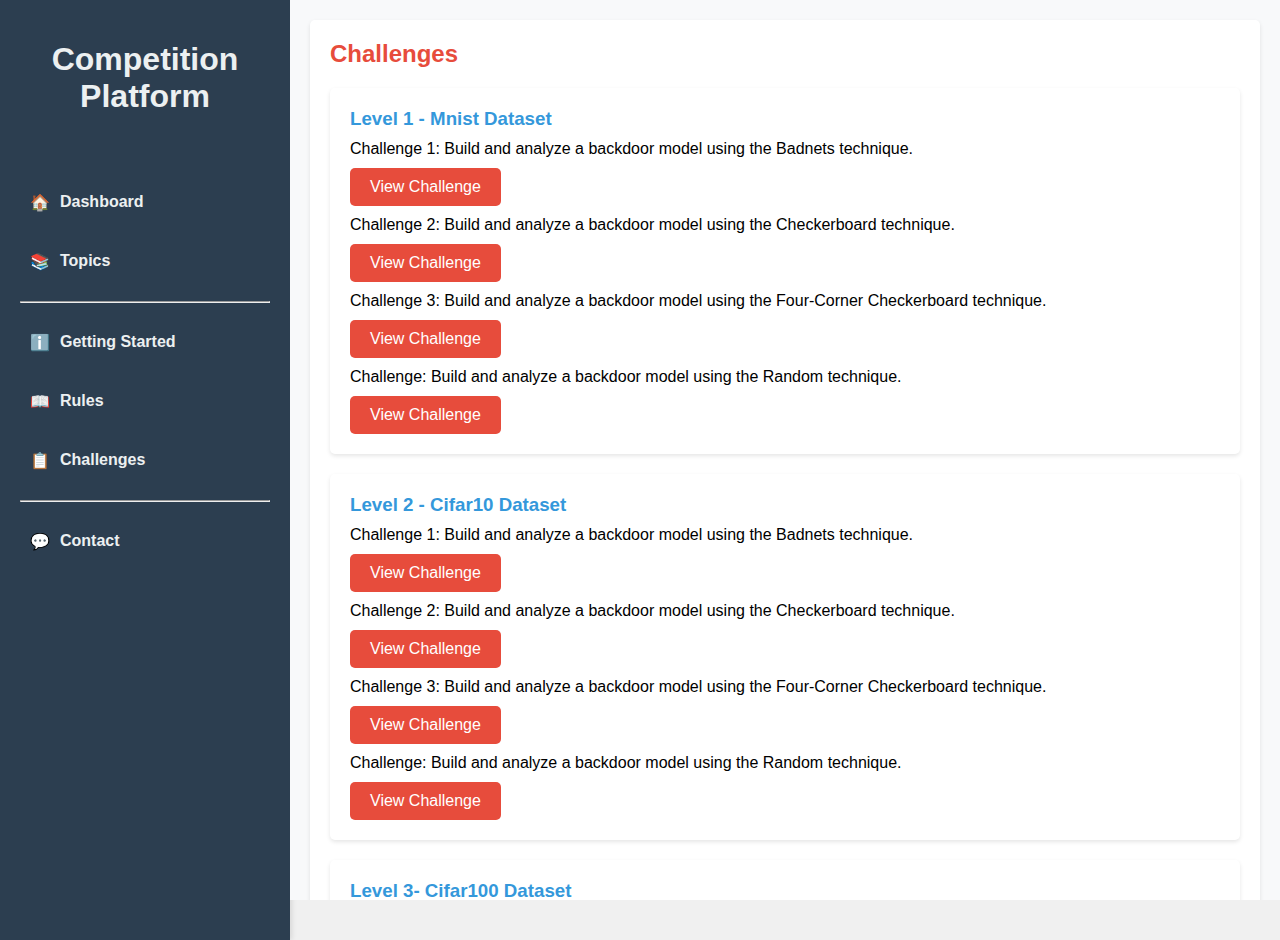
<file: templates/backdoor_attack.html>
<!DOCTYPE html>
<html lang="en">
<head>
    <meta charset="UTF-8">
    <meta name="viewport" content="width=device-width, initial-scale=1.0">
    <title>Challenges - CTF Platform</title>
    <style>
        body {
            font-family: Arial, sans-serif;
            margin: 0;
            padding: 0;
            display: flex;
            height: 100vh;
            background-color: #f0f0f0;
        }

        .sidebar {
            width: 250px;
            background-color: #2c3e50;
            padding: 20px;
            box-shadow: 2px 0 5px rgba(0, 0, 0, 0.1);
            display: flex;
            flex-direction: column;
            height: 100%;
            color: #ecf0f1;
        }

        .sidebar-header {
            text-align: center;
            margin-bottom: 30px;
        }

        .sidebar-nav {
            flex-grow: 1;
        }

        .sidebar-nav ul {
            list-style: none;
            padding: 0;
        }

        .sidebar-nav ul li {
            margin-bottom: 20px;
        }

        .sidebar-nav ul li a {
            text-decoration: none;
            color: #ecf0f1;
            font-weight: bold;
            display: flex;
            align-items: center;
            padding: 10px;
            border-radius: 5px;
            transition: background-color 0.3s;
        }

        .sidebar-nav ul li a:hover {
            background-color: #34495e;
        }

        .sidebar-nav ul li a .icon {
            margin-right: 10px;
        }

        .main-content {
            flex-grow: 1;
            padding: 20px;
            overflow-y: auto;
            background-color: #f8f9fa;
        }

        .section {
            background-color: #fff;
            padding: 20px;
            border-radius: 5px;
            box-shadow: 0 2px 4px rgba(0, 0, 0, 0.1);
            margin-bottom: 20px;
        }

        .section h2 {
            margin-top: 0;
            color: #e74c3c;
        }

        .section p {
            margin-bottom: 20px;
        }

        .cta-button {
            background-color: #e74c3c;
            color: #fff;
            border: none;
            padding: 10px 20px;
            cursor: pointer;
            border-radius: 5px;
            text-align: center;
            display: inline-block;
            margin-top: 10px;
            text-decoration: none;
        }

        .cta-button:hover {
            background-color: #c0392b;
        }

        .challenge-list {
            display: flex;
            flex-direction: column;
            gap: 20px;
        }

        .challenge-item {
            background-color: #fff;
            padding: 20px;
            border-radius: 5px;
            box-shadow: 0 2px 4px rgba(0, 0, 0, 0.1);
            display: flex;
            flex-direction: column;
            gap: 10px;
        }

        .challenge-item h3 {
            margin: 0;
            color: #3498db;
        }

        .challenge-item p {
            margin: 0;
        }

        .challenge-item a {
            align-self: flex-start;
            background-color: #e74c3c;
            color: #fff;
            padding: 10px 20px;
            border-radius: 5px;
            text-decoration: none;
        }

        .challenge-item a:hover {
            background-color: #c0392b;
        }
    </style>
</head>
<body>
    <div class="sidebar">
        <div class="sidebar-header">
            <h1>Competition Platform</h1>
        </div>
        <nav class="sidebar-nav">
            <ul>
                <li><a href="index.html"><span class="icon">🏠</span> Dashboard</a></li>
                <li><a href="topics.html"><span class="icon">📚</span> Topics</a></li>
                <li><hr></li>
                <li><a href="getting_started.html"><span class="icon">ℹ️</span> Getting Started</a></li>
                <li><a href="pdf/rules.pdf" target="_blank"><span class="icon">📖</span> Rules</a></li>
                <li><a href="challenges.html"><span class="icon">📋</span> Challenges</a></li>
                <li><hr></li>
                <li><a href="contact.html"><span class="icon">💬</span> Contact</a></li>
            </ul>
        </nav>
    </div>
    <div class="main-content">
        <div class="section">
            <h2>Challenges</h2>
            <div class="challenge-list">
                <div class="challenge-item">
                    <h3>Level 1 - Mnist Dataset</h3>
                    <p>Challenge 1: Build and analyze a backdoor model using the Badnets technique.</p>
                    <a href="/challenge_level1">View Challenge</a>
                    <p>Challenge 2: Build and analyze a backdoor model using the Checkerboard technique.</p>
                    <a href="challenge_level2.html">View Challenge</a>
                    <p>Challenge 3: Build and analyze a backdoor model using the Four-Corner Checkerboard technique.</p>
                    <a href="challenge_level3.html">View Challenge</a>
                    <p>Challenge: Build and analyze a backdoor model using the Random technique.</p>
                    <a href="challenge_level4.html">View Challenge</a>
                </div>
                <div class="challenge-item">
                    <h3>Level 2 - Cifar10 Dataset</h3>
                    <p>Challenge 1: Build and analyze a backdoor model using the Badnets technique.</p>
                    <a href="challenge_level1.html">View Challenge</a>
                    <p>Challenge 2: Build and analyze a backdoor model using the Checkerboard technique.</p>
                    <a href="challenge_level2.html">View Challenge</a>
                    <p>Challenge 3: Build and analyze a backdoor model using the Four-Corner Checkerboard technique.</p>
                    <a href="challenge_level3.html">View Challenge</a>
                    <p>Challenge: Build and analyze a backdoor model using the Random technique.</p>
                    <a href="challenge_level4.html">View Challenge</a>
                    
                </div>
                
                <div class="challenge-item">
                    <h3>Level 3- Cifar100 Dataset</h3>
                    <p>Challenge 1: Build and analyze a backdoor model using the Badnets technique.</p>
                    <a href="challenge_level1.html">View Challenge</a>
                    <p>Challenge 2: Build and analyze a backdoor model using the Checkerboard technique.</p>
                    <a href="challenge_level2.html">View Challenge</a>
                    <p>Challenge 3: Build and analyze a backdoor model using the Four-Corner Checkerboard technique.</p>
                    <a href="challenge_level3.html">View Challenge</a>
                    <p>Challenge: Build and analyze a backdoor model using the Random technique.</p>
                    <a href="challenge_level4.html">View Challenge</a>
                    
                </div>
            </div>
        </div>
    </div>
</body>
</html>
</file>
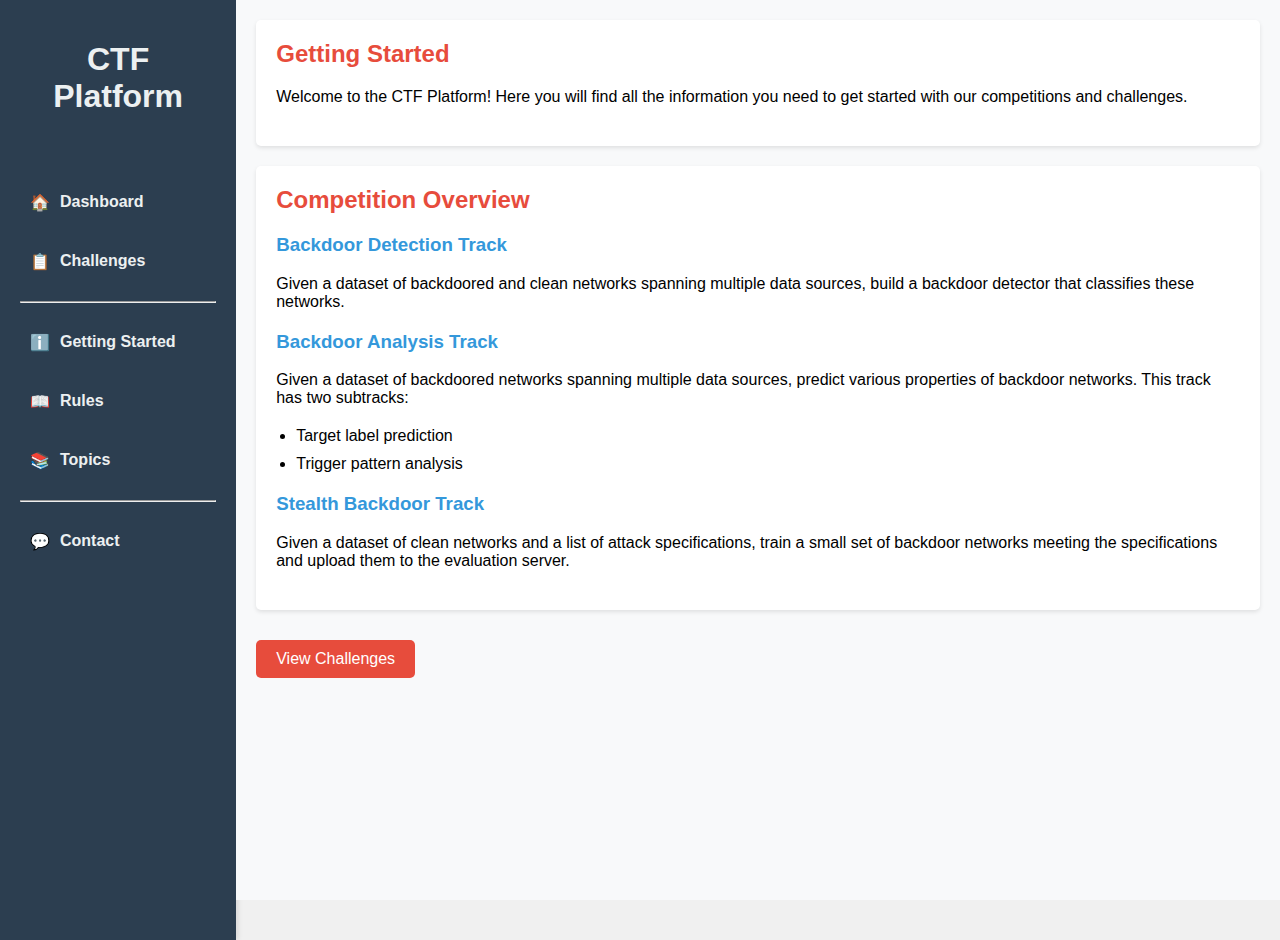
<file: templates/getting_started.html>
<!DOCTYPE html>
<html lang="en">
<head>
    <meta charset="UTF-8">
    <meta name="viewport" content="width=device-width, initial-scale=1.0">
    <title>Getting Started - CTF Platform</title>
    <style>
        body {
            font-family: Arial, sans-serif;
            margin: 0;
            padding: 0;
            display: flex;
            height: 100vh;
            background-color: #f0f0f0;
        }

        .sidebar {
            width: 250px;
            background-color: #2c3e50;
            padding: 20px;
            box-shadow: 2px 0 5px rgba(0, 0, 0, 0.1);
            display: flex;
            flex-direction: column;
            height: 100%;
            color: #ecf0f1;
        }

        .sidebar-header {
            text-align: center;
            margin-bottom: 30px;
        }

        .sidebar-nav {
            flex-grow: 1;
        }

        .sidebar-nav ul {
            list-style: none;
            padding: 0;
        }

        .sidebar-nav ul li {
            margin-bottom: 20px;
        }

        .sidebar-nav ul li a {
            text-decoration: none;
            color: #ecf0f1;
            font-weight: bold;
            display: flex;
            align-items: center;
            padding: 10px;
            border-radius: 5px;
            transition: background-color 0.3s;
        }

        .sidebar-nav ul li a:hover {
            background-color: #34495e;
        }

        .sidebar-nav ul li a .icon {
            margin-right: 10px;
        }

        .main-content {
            flex-grow: 1;
            padding: 20px;
            overflow-y: auto;
            background-color: #f8f9fa;
        }

        .section {
            background-color: #fff;
            padding: 20px;
            border-radius: 5px;
            box-shadow: 0 2px 4px rgba(0, 0, 0, 0.1);
            margin-bottom: 20px;
        }

        .section h2 {
            margin-top: 0;
            color: #e74c3c;
        }

        .section p {
            margin-bottom: 20px;
        }

        .cta-button {
            background-color: #e74c3c;
            color: #fff;
            border: none;
            padding: 10px 20px;
            cursor: pointer;
            border-radius: 5px;
            text-align: center;
            display: inline-block;
            margin-top: 10px;
            text-decoration: none;
        }

        .cta-button:hover {
            background-color: #c0392b;
        }

        .track {
            margin-bottom: 20px;
        }

        .track h3 {
            margin-top: 0;
            color: #3498db;
        }

        .track ul {
            padding-left: 20px;
        }

        .track ul li {
            margin-bottom: 10px;
        }
    </style>
</head>
<body>
    <div class="sidebar">
        <div class="sidebar-header">
            <h1>CTF Platform</h1>
        </div>
        <nav class="sidebar-nav">
            <ul>
                <li><a href="index.html"><span class="icon">🏠</span> Dashboard</a></li>
                <li><a href="challenges.html"><span class="icon">📋</span> Challenges</a></li>
                <li><hr></li>
                <li><a href="getting_started.html"><span class="icon">ℹ️</span> Getting Started</a></li>
                <li><a href="pdf/rules.pdf" target="_blank"><span class="icon">📖</span> Rules</a></li>
                <li><a href="topics.html"><span class="icon">📚</span> Topics</a></li>
                <li><hr></li>
                <li><a href="contact.html"><span class="icon">💬</span> Contact</a></li>
            </ul>
        </nav>
    </div>
    <div class="main-content">
        <div class="section">
            <h2>Getting Started</h2>
            <p>Welcome to the CTF Platform! Here you will find all the information you need to get started with our competitions and challenges.</p>
        </div>
        <div class="section">
            <h2>Competition Overview</h2>
            <div class="track">
                <h3>Backdoor Detection Track</h3>
                <p>Given a dataset of backdoored and clean networks spanning multiple data sources, build a backdoor detector that classifies these networks.</p>
            </div>
            <div class="track">
                <h3>Backdoor Analysis Track</h3>
                <p>Given a dataset of backdoored networks spanning multiple data sources, predict various properties of backdoor networks. This track has two subtracks:</p>
                <ul>
                    <li>Target label prediction</li>
                    <li>Trigger pattern analysis</li>
                </ul>
            </div>
            <div class="track">
                <h3>Stealth Backdoor Track</h3>
                <p>Given a dataset of clean networks and a list of attack specifications, train a small set of backdoor networks meeting the specifications and upload them to the evaluation server.</p>
            </div>
        </div>
        <a class="cta-button" href="challenges.html">View Challenges</a>
    </div>
</body>
</html>
</file>
